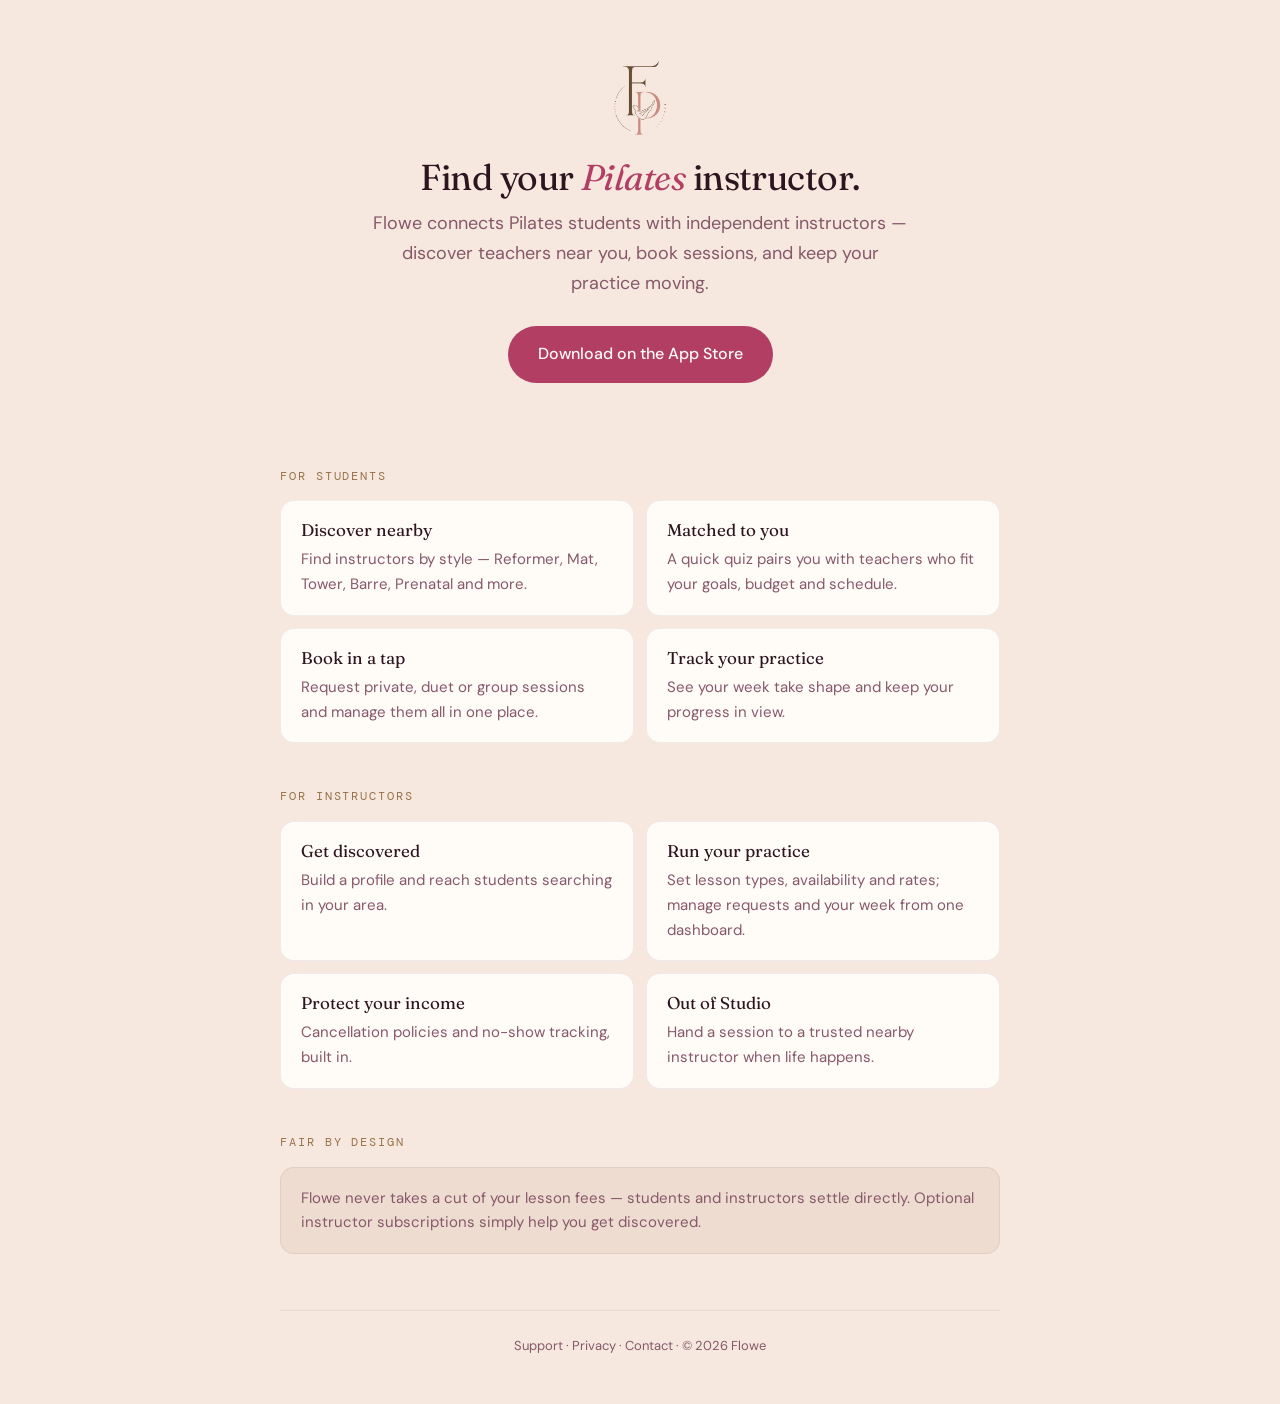
<file: index.html>
<!doctype html>
<html lang="en">
<head>
  <meta charset="utf-8">
  <meta name="viewport" content="width=device-width, initial-scale=1">
  <title>Flowe — Find your Pilates instructor</title>
  <meta name="description" content="Flowe connects Pilates students with independent instructors. Discover instructors near you, book sessions, and track your practice.">
  <link rel="icon" href="favicon.png">
  <link rel="apple-touch-icon" href="apple-touch-icon.png">
  <meta name="theme-color" content="#F6E8DF">
  <link rel="preconnect" href="https://fonts.googleapis.com">
  <link rel="preconnect" href="https://fonts.gstatic.com" crossorigin>
  <link href="https://fonts.googleapis.com/css2?family=DM+Mono:wght@300;400;500&family=DM+Sans:opsz,wght@9..40,300..700&family=Fraunces:ital,opsz,wght,SOFT,WONK@0,9..144,300..800,0..100,0..1;1,9..144,300..700,0..100,0..1&display=swap" rel="stylesheet">
  <link rel="stylesheet" href="flowe.css">
</head>
<body>
  <div class="hero">
    <img class="mark" src="logo.png" alt="Flowe" width="55" height="76">
    <h1>Find your <em>Pilates</em> instructor.</h1>
    <p class="tag">Flowe connects Pilates students with independent instructors — discover teachers near you, book sessions, and keep your practice moving.</p>
    <a class="cta" href="https://apps.apple.com/il/app/id6792499007">Download on the App Store</a>
  </div>

  <div class="wrap">
    <h2>For students</h2>
    <div class="grid">
      <div class="card"><h3>Discover nearby</h3><p>Find instructors by style — Reformer, Mat, Tower, Barre, Prenatal and more.</p></div>
      <div class="card"><h3>Matched to you</h3><p>A quick quiz pairs you with teachers who fit your goals, budget and schedule.</p></div>
      <div class="card"><h3>Book in a tap</h3><p>Request private, duet or group sessions and manage them all in one place.</p></div>
      <div class="card"><h3>Track your practice</h3><p>See your week take shape and keep your progress in view.</p></div>
    </div>

    <h2>For instructors</h2>
    <div class="grid">
      <div class="card"><h3>Get discovered</h3><p>Build a profile and reach students searching in your area.</p></div>
      <div class="card"><h3>Run your practice</h3><p>Set lesson types, availability and rates; manage requests and your week from one dashboard.</p></div>
      <div class="card"><h3>Protect your income</h3><p>Cancellation policies and no-show tracking, built in.</p></div>
      <div class="card"><h3>Out of Studio</h3><p>Hand a session to a trusted nearby instructor when life happens.</p></div>
    </div>

    <h2>Fair by design</h2>
    <div class="card card--tint"><p>Flowe never takes a cut of your lesson fees — students and instructors settle directly. Optional instructor subscriptions simply help you get discovered.</p></div>

    <footer>
      <a href="support.html">Support</a> · <a href="privacy.html">Privacy</a> · <a href="mailto:pilatesflowe@gmail.com">Contact</a> · © 2026 Flowe
    </footer>
  </div>
</body>
</html>
</file>
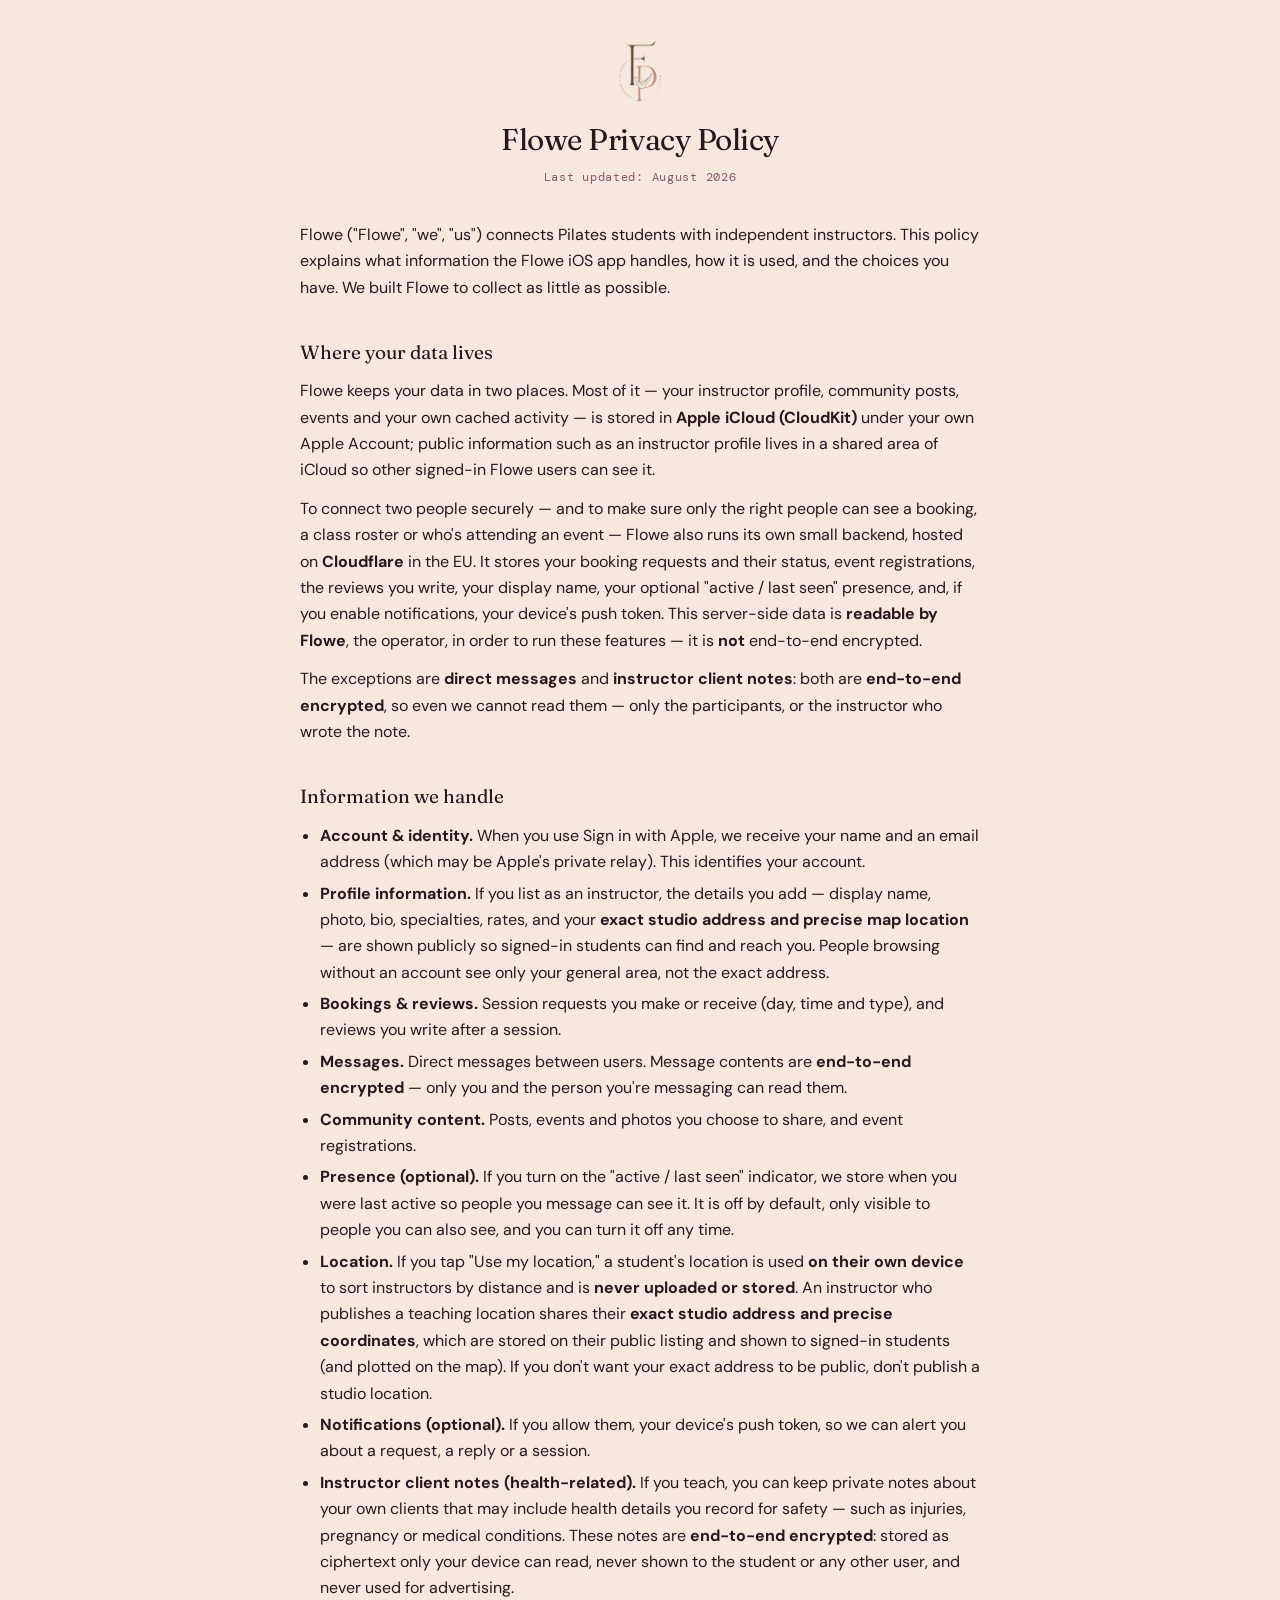
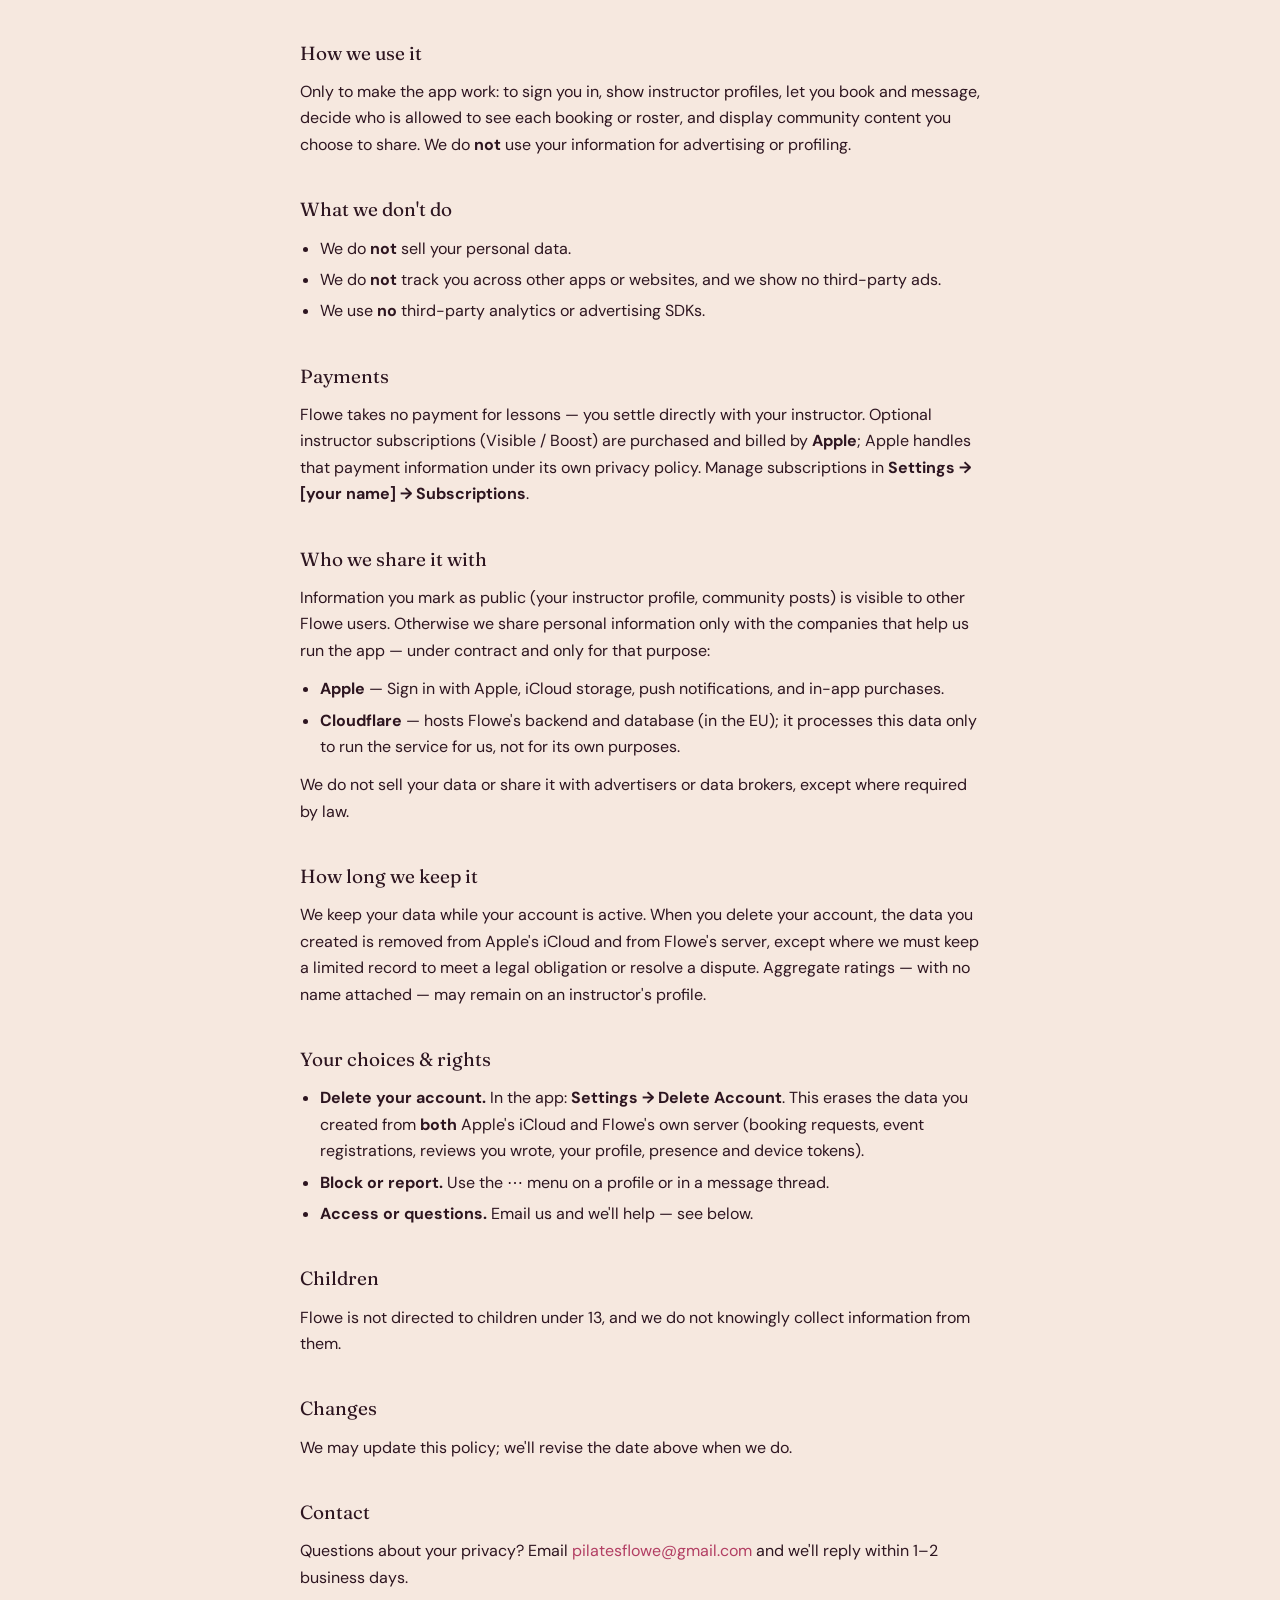
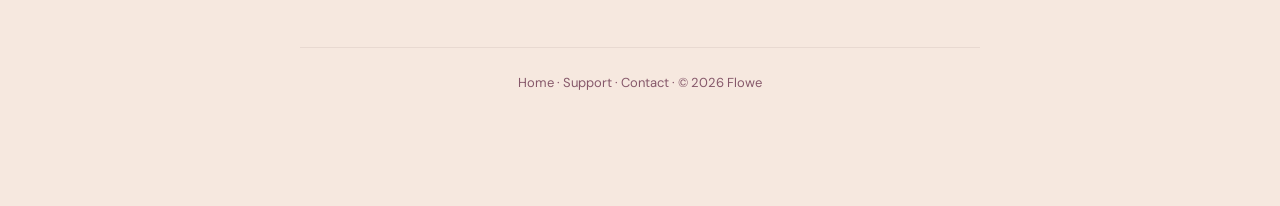
<file: privacy.html>
<!doctype html>
<html lang="en">
<head>
  <meta charset="utf-8">
  <meta name="viewport" content="width=device-width, initial-scale=1">
  <title>Flowe — Privacy Policy</title>
  <meta name="description" content="How the Flowe iOS app handles your information, and the choices you have.">
  <link rel="icon" href="favicon.png">
  <link rel="apple-touch-icon" href="apple-touch-icon.png">
  <meta name="theme-color" content="#F6E8DF">
  <link rel="preconnect" href="https://fonts.googleapis.com">
  <link rel="preconnect" href="https://fonts.gstatic.com" crossorigin>
  <link href="https://fonts.googleapis.com/css2?family=DM+Mono:wght@300;400;500&family=DM+Sans:opsz,wght@9..40,300..700&family=Fraunces:ital,opsz,wght,SOFT,WONK@0,9..144,300..800,0..100,0..1;1,9..144,300..700,0..100,0..1&display=swap" rel="stylesheet">
  <link rel="stylesheet" href="flowe.css">
  <style>
    /* legal doc: section heads read as headings, not meta labels */
    h2{ font-family:"Fraunces", Georgia, serif; font-size:19px; text-transform:none;
        letter-spacing:0; color:var(--pinkDeep); margin:36px 0 10px; }
  </style>
</head>
<body>
  <div class="wrap wrap--doc">
    <header class="doc">
      <img class="mark mark--sm" src="logo.png" alt="Flowe" width="45" height="62">
      <h1>Flowe Privacy Policy</h1>
      <p class="updated">Last updated: August 2026</p>
    </header>

    <p>Flowe ("Flowe", "we", "us") connects Pilates students with independent instructors. This policy explains what information the Flowe iOS app handles, how it is used, and the choices you have. We built Flowe to collect as little as possible.</p>

    <h2>Where your data lives</h2>
    <p>Flowe keeps your data in two places. Most of it — your instructor profile, community posts, events and your own cached activity — is stored in <b>Apple iCloud (CloudKit)</b> under your own Apple Account; public information such as an instructor profile lives in a shared area of iCloud so other signed-in Flowe users can see it.</p>
    <p>To connect two people securely — and to make sure only the right people can see a booking, a class roster or who's attending an event — Flowe also runs its own small backend, hosted on <b>Cloudflare</b> in the EU. It stores your booking requests and their status, event registrations, the reviews you write, your display name, your optional "active / last seen" presence, and, if you enable notifications, your device's push token. This server-side data is <b>readable by Flowe</b>, the operator, in order to run these features — it is <b>not</b> end-to-end encrypted.</p>
    <p>The exceptions are <b>direct messages</b> and <b>instructor client notes</b>: both are <b>end-to-end encrypted</b>, so even we cannot read them — only the participants, or the instructor who wrote the note.</p>

    <h2>Information we handle</h2>
    <ul>
      <li><b>Account &amp; identity.</b> When you use Sign in with Apple, we receive your name and an email address (which may be Apple's private relay). This identifies your account.</li>
      <li><b>Profile information.</b> If you list as an instructor, the details you add — display name, photo, bio, specialties, rates, and your <b>exact studio address and precise map location</b> — are shown publicly so signed-in students can find and reach you. People browsing without an account see only your general area, not the exact address.</li>
      <li><b>Bookings &amp; reviews.</b> Session requests you make or receive (day, time and type), and reviews you write after a session.</li>
      <li><b>Messages.</b> Direct messages between users. Message contents are <b>end-to-end encrypted</b> — only you and the person you're messaging can read them.</li>
      <li><b>Community content.</b> Posts, events and photos you choose to share, and event registrations.</li>
      <li><b>Presence (optional).</b> If you turn on the "active / last seen" indicator, we store when you were last active so people you message can see it. It is off by default, only visible to people you can also see, and you can turn it off any time.</li>
      <li><b>Location.</b> If you tap "Use my location," a student's location is used <b>on their own device</b> to sort instructors by distance and is <b>never uploaded or stored</b>. An instructor who publishes a teaching location shares their <b>exact studio address and precise coordinates</b>, which are stored on their public listing and shown to signed-in students (and plotted on the map). If you don't want your exact address to be public, don't publish a studio location.</li>
      <li><b>Notifications (optional).</b> If you allow them, your device's push token, so we can alert you about a request, a reply or a session.</li>
      <li><b>Instructor client notes (health-related).</b> If you teach, you can keep private notes about your own clients that may include health details you record for safety — such as injuries, pregnancy or medical conditions. These notes are <b>end-to-end encrypted</b>: stored as ciphertext only your device can read, never shown to the student or any other user, and never used for advertising.</li>
    </ul>

    <h2>How we use it</h2>
    <p>Only to make the app work: to sign you in, show instructor profiles, let you book and message, decide who is allowed to see each booking or roster, and display community content you choose to share. We do <b>not</b> use your information for advertising or profiling.</p>

    <h2>What we don't do</h2>
    <ul>
      <li>We do <b>not</b> sell your personal data.</li>
      <li>We do <b>not</b> track you across other apps or websites, and we show no third-party ads.</li>
      <li>We use <b>no</b> third-party analytics or advertising SDKs.</li>
    </ul>

    <h2>Payments</h2>
    <p>Flowe takes no payment for lessons — you settle directly with your instructor. Optional instructor subscriptions (Visible / Boost) are purchased and billed by <b>Apple</b>; Apple handles that payment information under its own privacy policy. Manage subscriptions in <b>Settings → [your name] → Subscriptions</b>.</p>

    <h2>Who we share it with</h2>
    <p>Information you mark as public (your instructor profile, community posts) is visible to other Flowe users. Otherwise we share personal information only with the companies that help us run the app — under contract and only for that purpose:</p>
    <ul>
      <li><b>Apple</b> — Sign in with Apple, iCloud storage, push notifications, and in-app purchases.</li>
      <li><b>Cloudflare</b> — hosts Flowe's backend and database (in the EU); it processes this data only to run the service for us, not for its own purposes.</li>
    </ul>
    <p>We do not sell your data or share it with advertisers or data brokers, except where required by law.</p>

    <h2>How long we keep it</h2>
    <p>We keep your data while your account is active. When you delete your account, the data you created is removed from Apple's iCloud and from Flowe's server, except where we must keep a limited record to meet a legal obligation or resolve a dispute. Aggregate ratings — with no name attached — may remain on an instructor's profile.</p>

    <h2>Your choices &amp; rights</h2>
    <ul>
      <li><b>Delete your account.</b> In the app: <b>Settings → Delete Account</b>. This erases the data you created from <b>both</b> Apple's iCloud and Flowe's own server (booking requests, event registrations, reviews you wrote, your profile, presence and device tokens).</li>
      <li><b>Block or report.</b> Use the ⋯ menu on a profile or in a message thread.</li>
      <li><b>Access or questions.</b> Email us and we'll help — see below.</li>
    </ul>

    <h2>Children</h2>
    <p>Flowe is not directed to children under 13, and we do not knowingly collect information from them.</p>

    <h2>Changes</h2>
    <p>We may update this policy; we'll revise the date above when we do.</p>

    <h2>Contact</h2>
    <p>Questions about your privacy? Email <a href="mailto:pilatesflowe@gmail.com">pilatesflowe@gmail.com</a> and we'll reply within 1–2 business days.</p>

    <footer>
      <a href="index.html">Home</a> · <a href="support.html">Support</a> · <a href="mailto:pilatesflowe@gmail.com">Contact</a> · © 2026 Flowe
    </footer>
  </div>
</body>
</html>
</file>
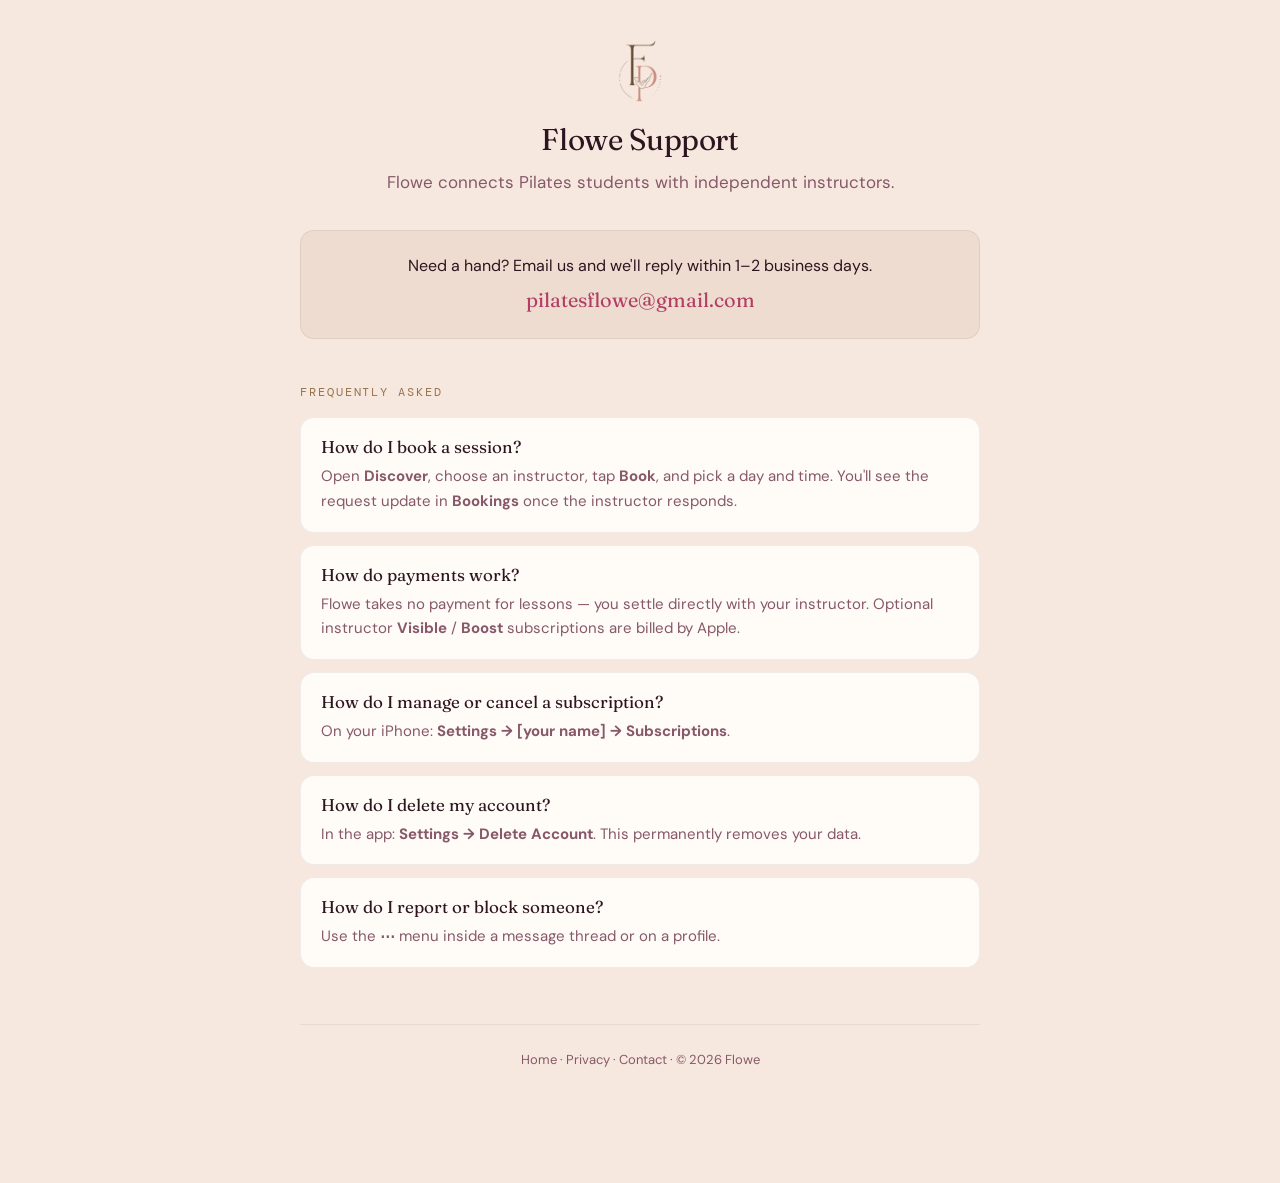
<file: support.html>
<!doctype html>
<html lang="en">
<head>
  <meta charset="utf-8">
  <meta name="viewport" content="width=device-width, initial-scale=1">
  <title>Flowe — Support</title>
  <meta name="description" content="Help with Flowe: booking, payments, subscriptions, account deletion, and reporting.">
  <link rel="icon" href="favicon.png">
  <link rel="apple-touch-icon" href="apple-touch-icon.png">
  <meta name="theme-color" content="#F6E8DF">
  <link rel="preconnect" href="https://fonts.googleapis.com">
  <link rel="preconnect" href="https://fonts.gstatic.com" crossorigin>
  <link href="https://fonts.googleapis.com/css2?family=DM+Mono:wght@300;400;500&family=DM+Sans:opsz,wght@9..40,300..700&family=Fraunces:ital,opsz,wght,SOFT,WONK@0,9..144,300..800,0..100,0..1;1,9..144,300..700,0..100,0..1&display=swap" rel="stylesheet">
  <link rel="stylesheet" href="flowe.css">
</head>
<body>
  <div class="wrap wrap--narrow wrap--doc">
    <header class="doc">
      <img class="mark mark--sm" src="logo.png" alt="Flowe" width="45" height="62">
      <h1>Flowe Support</h1>
      <p class="lede">Flowe connects Pilates students with independent instructors.</p>
    </header>

    <div class="contact">
      <div>Need a hand? Email us and we'll reply within 1–2 business days.</div>
      <div class="email"><a href="mailto:pilatesflowe@gmail.com">pilatesflowe@gmail.com</a></div>
    </div>

    <h2>Frequently asked</h2>

    <div class="card"><h3>How do I book a session?</h3>
      <p>Open <b>Discover</b>, choose an instructor, tap <b>Book</b>, and pick a day and time. You'll see the request update in <b>Bookings</b> once the instructor responds.</p></div>

    <div class="card"><h3>How do payments work?</h3>
      <p>Flowe takes no payment for lessons — you settle directly with your instructor. Optional instructor <b>Visible</b> / <b>Boost</b> subscriptions are billed by Apple.</p></div>

    <div class="card"><h3>How do I manage or cancel a subscription?</h3>
      <p>On your iPhone: <b>Settings → [your name] → Subscriptions</b>.</p></div>

    <div class="card"><h3>How do I delete my account?</h3>
      <p>In the app: <b>Settings → Delete Account</b>. This permanently removes your data.</p></div>

    <div class="card"><h3>How do I report or block someone?</h3>
      <p>Use the <b>⋯</b> menu inside a message thread or on a profile.</p></div>

    <footer>
      <a href="index.html">Home</a> · <a href="privacy.html">Privacy</a> · <a href="mailto:pilatesflowe@gmail.com">Contact</a> · © 2026 Flowe
    </footer>
  </div>
</body>
</html>
</file>
<file: flowe.css>
/* Flowe — shared web theme for the App Store support site.
   Tokens are LIFTED VERBATIM from the marketing site (flowe-web/index.html) so the
   two properties are siblings, not cousins: flowe-web's footer links straight here.
   Ground #F6E8DF is the logomark's own baked background; bronze/rose are the F and
   the P. Type trio matches the iOS app (Flowe/DesignSystem/FlowTypography.swift). */

:root{
  --ground:#F6E8DF; --ground-deep:#EEDCD0; --paper:#FFFBF7;
  --ink:#2D1520;    --muted:#86586A;
  --plum:#B23E63;   --on-plum:#FFFBF7;
  --rose:#DBA298;   --rose-pale:#F0D5CD;
  --bronze:#98724B; --bronze-lit:#AD8557;
  --hair:rgba(45,21,32,.15); --hair-soft:rgba(45,21,32,.07);
  --r-md:14px; --r-lg:22px;
}

@media (prefers-color-scheme: dark){
  :root{
    --ground:#1B1016; --ground-deep:#140B10; --paper:#251821;
    --ink:#F3E3D9;    --muted:#BE9BA2;
    --plum:#EF87A9;   --on-plum:#23111A;
    --rose:#DBA298;   --rose-pale:#4A3029;
    --bronze:#C79A6C; --bronze-lit:#DBB187;
    --hair:rgba(243,227,217,.17); --hair-soft:rgba(243,227,217,.08);
  }
}

*{ box-sizing:border-box; }

body{
  margin:0;
  background:var(--ground);
  color:var(--ink);
  font:16px/1.65 "DM Sans", -apple-system, BlinkMacSystemFont, "Segoe UI", Roboto, sans-serif;
  -webkit-font-smoothing:antialiased;
}

a{ color:var(--plum); text-decoration:none; }
a:hover{ text-decoration:underline; }

.wrap{ max-width:760px; margin:0 auto; padding:0 20px; }
.wrap--narrow{ max-width:680px; }
.wrap--doc{ max-width:720px; padding-bottom:64px; }

/* ---- brand mark: the transparent monogram cutout, same asset as flowe-web ---- */
.mark{ display:block; width:auto; height:76px; margin:0 auto; }
.mark--sm{ height:62px; }

/* ---- headings: Fraunces, italic accent words, DM Mono meta labels ---- */
h1{
  font-family:"Fraunces", Georgia, serif;
  font-weight:400; font-size:clamp(28px,5vw,36px); line-height:1.2;
  letter-spacing:-.015em; margin:20px 0 10px;
}
h1 em{ font-style:italic; color:var(--plum); }

h2{
  font-family:"DM Mono", ui-monospace, SFMono-Regular, Menlo, monospace;
  font-size:12px; font-weight:400; letter-spacing:.16em; text-transform:uppercase;
  color:var(--bronze); margin:44px 0 14px;
}

h3{
  font-family:"Fraunces", Georgia, serif;
  font-weight:400; font-size:17px; line-height:1.35; margin:0 0 5px;
}

p{ margin:0 0 12px; }
ul{ margin:0 0 12px; padding-left:20px; }
li{ margin:5px 0; }

.lede{ color:var(--muted); font-size:17px; margin:0; }
.updated{ font-family:"DM Mono", monospace; font-size:12px; color:var(--muted);
          letter-spacing:.06em; margin-top:6px; }

/* ---- surfaces ---- */
.card{
  background:var(--paper); border:1px solid var(--hair-soft);
  border-radius:var(--r-md); padding:18px 20px; margin:12px 0;
}
.card p{ margin:0; color:var(--muted); font-size:15px; }
.card--tint{ background:var(--ground-deep); border-color:var(--hair-soft); }

.grid{ display:grid; gap:12px; grid-template-columns:1fr 1fr; }
@media (max-width:560px){ .grid{ grid-template-columns:1fr; } }
.grid .card{ margin:0; }

.hero{ text-align:center; padding:60px 20px 40px; }
.hero .tag{ font-size:18px; color:var(--muted); max-width:540px; margin:0 auto; }

header.doc{ text-align:center; margin:0 0 34px; padding-top:40px; }
header.doc h1{ font-size:clamp(24px,4vw,30px); }

.badge{
  display:inline-block; margin-top:22px;
  font-family:"DM Mono", monospace; font-size:12px; letter-spacing:.1em; text-transform:uppercase;
  color:var(--plum); background:var(--rose-pale);
  padding:9px 16px; border-radius:999px;
}

.cta{
  display:inline-block; margin-top:28px;
  font-size:16px; font-weight:500; color:var(--on-plum); background:var(--plum);
  padding:15px 30px; border-radius:999px;
}
.cta:hover{ text-decoration:none; background:var(--ink); }

.contact{
  text-align:center; background:var(--ground-deep); border:1px solid var(--hair-soft);
  border-radius:var(--r-md); padding:22px; margin:8px 0 4px;
}
.contact .email{ font-family:"Fraunces", Georgia, serif; font-size:20px; margin-top:4px; }

.note{ margin-top:18px; font-size:13px; color:var(--muted); }

footer{
  text-align:center; color:var(--muted); font-size:13px;
  margin:56px 0 48px; padding-top:24px; border-top:1px solid var(--hair-soft);
}
footer a{ color:var(--muted); }
</file>
